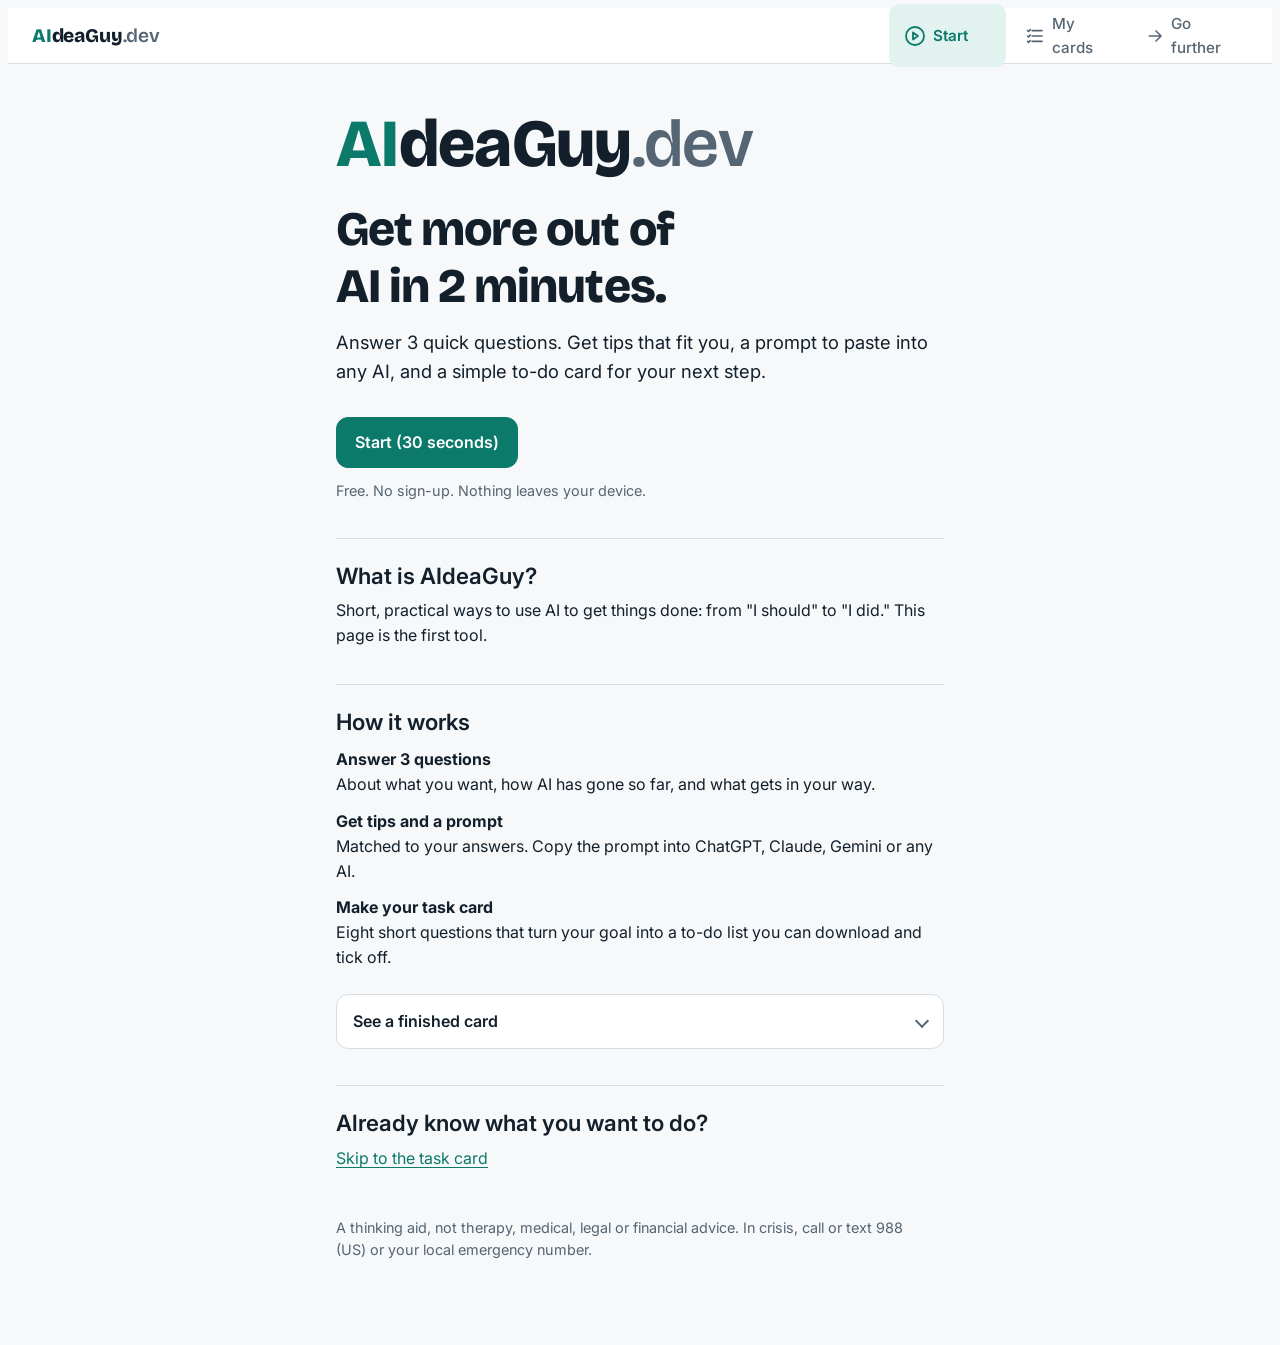
<file: index.html>
<!doctype html>
<html lang="en"><head><meta charset="utf-8"><meta name="viewport" content="width=device-width,initial-scale=1,viewport-fit=cover">
<title>AIdeaGuy</title>
<meta name="description" content="Answer three quick questions and get a plan for getting more from AI, plus a task card you can download as your to-do list. Free, no sign-up.">
<meta name="theme-color" content="#0b7a6b">
<meta property="og:title" content="AIdeaGuy: get more from AI"><meta property="og:description" content="Three quick questions, then a plan and a task card you can download. Free, no sign-up."><meta property="og:type" content="website">
<link rel="icon" href="data:image/svg+xml,%3Csvg xmlns=%27http://www.w3.org/2000/svg%27 viewBox=%270 0 32 32%27%3E%3Crect width=%2732%27 height=%2732%27 rx=%277%27 fill=%27%230b7a6b%27/%3E%3Cpath d=%27M9 17l5 5 9-11%27 stroke=%27white%27 stroke-width=%274%27 fill=%27none%27/%3E%3C/svg%3E">
<link rel="preconnect" href="https://fonts.googleapis.com">
<link rel="stylesheet" href="https://fonts.googleapis.com/css2?family=Bricolage+Grotesque:opsz,wght@12..96,700;12..96,800&family=Inter:wght@400;500;600&display=swap">
<style>
/* Layout: phone first. Sticky top bar, one task per screen, bottom tab bar on phones that moves to the top bar from 720px.
   Accent only on the main action and the current tab. One family (Inter) for the tool; Bricolage only for the landing headline. */
:root{
  --bg:#f6f8fa; --surface:#ffffff; --fg:#13202b; --mut:#566573; --line:#d5dde5; --field:#ffffff;
  --accent:#0b7a6b; --accent-fg:#ffffff; --accent-soft:#e1f2ef; --note:#fbefd9;
  --f-head:"Bricolage Grotesque","Inter","Segoe UI",system-ui,sans-serif;
  --f-body:"Inter","Segoe UI",system-ui,sans-serif;
  --bar-h:56px;
}
@media (prefers-color-scheme:dark){:root:not([data-theme="light"]){
  --bg:#0e161d; --surface:#16212b; --fg:#e8eef3; --mut:#9aabb9; --line:#2a3b4c; --field:#0e161d;
  --accent:#4fd1bd; --accent-fg:#06201b; --accent-soft:#12302c; --note:#33260f; color-scheme:dark}}
:root[data-theme="dark"]{
  --bg:#0e161d; --surface:#16212b; --fg:#e8eef3; --mut:#9aabb9; --line:#2a3b4c; --field:#0e161d;
  --accent:#4fd1bd; --accent-fg:#06201b; --accent-soft:#12302c; --note:#33260f; color-scheme:dark}
*{box-sizing:border-box}
body{background:var(--bg);color:var(--fg);font:1rem/1.55 var(--f-body);-webkit-text-size-adjust:100%}
::selection{background:var(--accent);color:var(--accent-fg)}
button,input,textarea{font:inherit;color:inherit}
button{cursor:pointer}
:focus-visible{outline:3px solid var(--accent);outline-offset:2px;border-radius:6px}
a{color:var(--accent);text-underline-offset:3px}
h1,h2,h3{margin:0;line-height:1.2;text-wrap:balance}
h1{font-family:var(--f-head);font-weight:800;font-size:clamp(2rem,9vw,3rem);letter-spacing:-.02em}
h2{font-size:1.4rem;font-weight:600}
h3{font-size:1.05rem;font-weight:600}
p{margin:0 0 .75rem;max-width:65ch}
.mut{color:var(--mut)}
.small{font-size:.9rem}

/* top bar + nav */
.top{position:sticky;top:env(safe-area-inset-top,0px);z-index:20;background:var(--surface);border-bottom:1px solid var(--line);
  display:flex;align-items:center;gap:12px;justify-content:space-between;height:var(--bar-h);
  padding-left:max(16px,env(safe-area-inset-left,0px));padding-right:max(16px,env(safe-area-inset-right,0px))}
body::before{content:"";position:fixed;inset:0 0 auto;height:env(safe-area-inset-top,0px);background:var(--surface);z-index:30}
.brand{font:800 1.2rem var(--f-head);letter-spacing:-.01em;text-decoration:none;color:var(--fg)}
.priv{font-size:.8rem;color:var(--mut)}
nav.tabs{position:fixed;left:0;right:0;bottom:0;z-index:20;background:var(--surface);border-top:1px solid var(--line);display:flex;
  padding-bottom:env(safe-area-inset-bottom,0px);padding-left:env(safe-area-inset-left,0px);padding-right:env(safe-area-inset-right,0px)}
nav.tabs a{flex:1;display:flex;flex-direction:column;align-items:center;gap:2px;padding:8px 4px;min-height:56px;font-size:.78rem;font-weight:500;color:var(--mut);text-decoration:none}
nav.tabs a svg{width:24px;height:24px;stroke:currentColor;fill:none;stroke-width:1.8;stroke-linecap:round;stroke-linejoin:round}
nav.tabs a[aria-current="page"]{color:var(--accent);font-weight:600}
.wrap{max-width:640px;margin:0 auto;padding-top:24px;padding-bottom:calc(96px + env(safe-area-inset-bottom,0px));
  padding-left:max(16px,env(safe-area-inset-left,0px));padding-right:max(16px,env(safe-area-inset-right,0px))}
@media (min-width:720px){
  nav.tabs{position:static;border:0;background:none;padding:0;gap:4px}
  nav.tabs a{flex-direction:row;gap:6px;min-height:44px;padding:8px 14px;border-radius:10px;font-size:.95rem}
  nav.tabs a[aria-current="page"]{background:var(--accent-soft)}
  .top{padding-left:max(24px,env(safe-area-inset-left,0px));padding-right:max(24px,env(safe-area-inset-right,0px))}
  .priv{display:none}
  .wrap{padding-bottom:64px;padding-top:40px}
}

/* controls */
.btn,.ghost,.chip{min-height:48px;border-radius:12px;padding:12px 18px;border:1px solid var(--line);background:var(--surface);font-weight:500;transition:border-color .15s,background-color .15s}
.btn{background:var(--accent);border-color:var(--accent);color:var(--accent-fg);font-weight:600;width:100%}
.btn:hover{filter:brightness(1.06)}
.ghost{background:transparent;width:100%}
.ghost:hover,.chip:hover{border-color:var(--accent)}
.chip{text-align:left;width:100%}
.chip[aria-pressed="true"]{border-color:var(--accent);background:var(--accent-soft);font-weight:600}
.stack{display:grid;gap:10px;margin-top:16px}
.inline{display:flex;gap:8px;flex-wrap:wrap}
.inline .chip{width:auto;flex:1 1 auto;text-align:center}
@media (min-width:480px){.btn,.ghost{width:auto}}
.linkbtn{background:none;border:0;padding:8px 0;color:var(--accent);min-height:44px;text-decoration:underline;text-underline-offset:3px;text-align:left}
textarea,input[type=text],input[type=email]{width:100%;padding:12px;border-radius:12px;border:1px solid var(--line);background:var(--field);font-size:1rem;line-height:1.45;min-height:48px}
textarea{min-height:84px;resize:vertical}
textarea::placeholder,input::placeholder{color:var(--mut)}
label{display:block;font-weight:600;margin-bottom:4px}
.help{font-size:.9rem;color:var(--mut);margin-bottom:8px}
.bar{height:6px;border-radius:3px;background:var(--line);overflow:hidden;margin:6px 0 20px}
.bar i{display:block;height:100%;background:var(--accent);transition:width .2s ease-out}
.back{margin-top:12px}

/* content blocks (plain, not cards) */
.hero p.lede{font-size:1.15rem;margin-top:12px}
.hero .btn{margin-top:20px}
.steps{list-style:none;margin:12px 0 0;padding:0;display:grid;gap:12px}
.steps b{display:block}
.sect{margin-top:36px;padding-top:24px;border-top:1px solid var(--line)}
.note{background:var(--note);border-radius:10px;padding:12px 14px;margin:14px 0}
.soft{background:var(--accent-soft);border-radius:10px;padding:12px 14px;margin:14px 0}
.tips{list-style:none;margin:12px 0 0;padding:0;display:grid;gap:14px}
.tips li .t{display:block}
.rate{display:flex;gap:8px;margin-top:4px}
.rate button{min-height:44px;padding:6px 14px;border-radius:10px;border:1px solid var(--line);background:transparent;font-size:.88rem;color:var(--mut)}
.rate button[aria-pressed="true"]{border-color:var(--accent);background:var(--accent-soft);color:var(--fg);font-weight:600}
.plain{margin:10px 0 0;padding-left:1.2rem;display:grid;gap:8px}
pre.prompt{white-space:pre-wrap;overflow-wrap:anywhere;background:var(--surface);border:1px solid var(--line);border-radius:12px;padding:14px;font:.92rem/1.5 var(--f-body);margin:8px 0 0}
.vote{display:grid;gap:8px;margin:10px 0}
.vote div{background:var(--surface);border:1px solid var(--line);border-radius:12px;padding:10px 14px;overflow-wrap:anywhere}
.vote b{font-weight:600}
.slot{margin-top:20px}
.slot form{display:grid;gap:10px}
.follow{margin-top:28px}
.follow a{margin-right:16px}

/* card form */
details.f{border:1px solid var(--line);border-radius:12px;background:var(--surface);margin:10px 0}
details.f>summary{list-style:none;cursor:pointer;padding:14px 16px;min-height:52px;display:flex;justify-content:space-between;gap:12px;align-items:center;font-weight:600}
details.f>summary::-webkit-details-marker{display:none}
details.f>summary::after{content:"";width:8px;height:8px;border-right:2px solid var(--mut);border-bottom:2px solid var(--mut);transform:rotate(45deg);flex:none;transition:transform .15s}
details.f[open]>summary::after{transform:rotate(-135deg)}
details.f .body{padding:0 16px 16px}
.tagc{font-size:.78rem;font-weight:500;color:var(--mut);margin-left:6px}
.tagc.must{color:var(--accent);font-weight:600}
.cnt{font-size:.9rem;color:var(--mut);margin:4px 0 10px}
.err{color:#b3261e;font-size:.92rem;margin-top:8px}
@media (prefers-color-scheme:dark){:root:not([data-theme="light"]) .err{color:#ff9a8f}}
:root[data-theme="dark"] .err{color:#ff9a8f}

/* checklist + cards */
.todo{list-style:none;margin:10px 0;padding:0;display:grid;gap:8px}
.todo label{display:flex;gap:12px;align-items:flex-start;font-weight:400;margin:0;padding:12px;border:1px solid var(--line);border-radius:12px;background:var(--surface);min-height:48px;cursor:pointer}
.todo input{width:22px;height:22px;flex:none;margin-top:1px;accent-color:var(--accent)}
.todo input:checked+span{color:var(--mut);text-decoration:line-through}
.cardbox{border:1px solid var(--line);border-radius:12px;background:var(--surface);margin:12px 0}
.cardbox .row{padding:12px 14px;border-top:1px solid var(--line);overflow-wrap:anywhere;white-space:pre-wrap}
.cardbox .row:first-child{border-top:0}
.cardbox b{display:block;font-size:.85rem;color:var(--mut);font-weight:600}
.stats{display:flex;gap:24px;margin:8px 0 16px}
.stats b{display:block;font:700 1.6rem var(--f-head);font-variant-numeric:tabular-nums}
.empty{padding:20px;border:1px dashed var(--line);border-radius:12px}
@media (prefers-reduced-motion:reduce){*{transition:none!important}}
</style>
<link rel="stylesheet" href="wm.css">
</head><body>

<header class="top">
  <a class="brand" href="#start" aria-label="AIdeaGuy home"><span class="wm" aria-hidden="true"><span class="a">A</span><span class="i">I</span><span class="dea">dea</span><span class="guy">Guy</span><span class="dev">.dev</span></span></a>
  <span class="priv">Free · stays on your device</span>
  <nav class="tabs" aria-label="Main">
    <a href="#start" id="n-start"><svg viewBox="0 0 24 24" aria-hidden="true"><circle cx="12" cy="12" r="9"/><path d="M10 8.5l5 3.5-5 3.5z"/></svg>Start</a>
    <a href="#cards" id="n-cards"><svg viewBox="0 0 24 24" aria-hidden="true"><path d="M9 6h11M9 12h11M9 18h11"/><path d="M4 6l1 1 2-2M4 12l1 1 2-2M4 18l1 1 2-2"/></svg>My cards</a>
    <a href="#more" id="n-more"><svg viewBox="0 0 24 24" aria-hidden="true"><path d="M5 12h14M13 6l6 6-6 6"/></svg>Go further</a>
  </nav>
</header>
<main class="wrap" id="app" aria-live="polite"></main>

<script src="wm.js"></script>
<script>
(function(){
  var KEY="aideaguy.v2", app=document.getElementById("app"), blocked=false;
  /* Optional config, read from links.json beside this page: {"tiktok":"https://...","linkedin":"https://...","leadEndpoint":"https://..."}.
     Empty values show nothing. When a value is filled in, the matching footer link or email box appears with no code change. */
  var CFG={tiktok:"",linkedin:"",leadEndpoint:""}, pending=[];
  function load(){try{var s=JSON.parse(localStorage.getItem(KEY)||"null");if(s&&Array.isArray(s.cards)){s.tips=s.tips||{};return s}}catch(e){}return{cards:[],tips:{}}}
  var store=load();
  function save(){try{localStorage.setItem(KEY,JSON.stringify(store))}catch(e){blocked=true}}
  function h(tag,at){var el=document.createElement(tag);at=at||{};for(var k in at){if(k==="class")el.className=at[k];else if(k==="text")el.textContent=at[k];else if(k.slice(0,2)==="on")el.addEventListener(k.slice(2),at[k]);else el.setAttribute(k,at[k])}
    for(var i=2;i<arguments.length;i++){var c=arguments[i];if(c==null)continue;el.appendChild(typeof c==="string"?document.createTextNode(c):c)}return el}
  function clear(n){while(n.firstChild)n.removeChild(n.firstChild)}
  function top(){window.scrollTo(0,0)}
  function isHttps(u){return typeof u==="string"&&/^https:\/\//.test(u)}

  /* ---------- optional: email box and follow links ---------- */
  function fillLead(d,src){
    clear(d);
    var f=h("form",{novalidate:"novalidate"});
    var inp=h("input",{type:"email",id:"lead-"+src,"aria-label":"Your email",placeholder:"you@example.com",autocomplete:"email",required:"required"});
    var msg=h("p",{class:"small mut","aria-live":"polite",text:"Only your email is sent. Your cards stay on your device. Unsubscribe any time."});
    var go=h("button",{class:"ghost",type:"submit",text:"Email me new tips"});
    f.appendChild(h("h3",{text:"Want a new tip now and then?"}));f.appendChild(inp);f.appendChild(go);f.appendChild(msg);
    f.addEventListener("submit",function(e){e.preventDefault();
      if(!inp.validity.valid||!inp.value.trim()){msg.textContent="Enter an email like you@example.com.";inp.focus();return}
      go.disabled=true;go.textContent="Sending...";
      fetch(CFG.leadEndpoint,{method:"POST",headers:{"Content-Type":"application/json",Accept:"application/json"},body:JSON.stringify({email:inp.value.trim(),source:src,site:"aideaguy"})})
        .then(function(r){if(!r.ok)throw 0;f.innerHTML="";f.appendChild(h("p",{text:"Thanks. You're on the list."}))})
        .catch(function(){go.disabled=false;go.textContent="Email me new tips";msg.textContent="That didn't go through. Check your connection and try again."})});
    d.appendChild(f)}
  function leadSlot(src){var d=h("div",{class:"slot"});if(isHttps(CFG.leadEndpoint))fillLead(d,src);else pending.push([d,src]);return d}
  function followEl(){var tt=isHttps(CFG.tiktok),li=isHttps(CFG.linkedin);if(!tt&&!li)return null;
    var p=h("p",{class:"follow"},"Follow for more tips: ");
    if(tt)p.appendChild(h("a",{href:CFG.tiktok,target:"_blank",rel:"noopener",text:"TikTok"}));
    if(li)p.appendChild(h("a",{href:CFG.linkedin,target:"_blank",rel:"noopener",text:"LinkedIn"}));return p}
  var followSlots=[];
  function followSlot(){var d=h("div");var e=followEl();if(e)d.appendChild(e);else followSlots.push(d);return d}
  try{fetch("links.json",{cache:"no-store"}).then(function(r){return r.ok?r.json():null}).then(function(j){
    if(!j)return;CFG.tiktok=j.tiktok||"";CFG.linkedin=j.linkedin||"";CFG.leadEndpoint=j.leadEndpoint||"";
    pending.forEach(function(p){if(isHttps(CFG.leadEndpoint)&&document.body.contains(p[0]))fillLead(p[0],p[1])});
    followSlots.forEach(function(d){var e=followEl();if(e&&document.body.contains(d))d.appendChild(e)})}).catch(function(){})}catch(e){}

  /* ---------- quick questions (3) ---------- */
  var Q=[
    {k:"goal",ask:"What do you want AI to help you with?",opts:[["work","Get something done (work or school)"],["learn","Learn something"],["make","Make or write something"],["earn","Earn or grow (business, channel, side income)"],["decide","Make a decision"]]},
    {k:"exp",ask:"How has AI gone for you so far?",opts:[["new","I have barely tried it"],["meh","I tried it and the answers felt generic"],["often","I use it often and want more from it"]]},
    {k:"snag",ask:"What gets in your way most?",opts:[["ask","I don't know what to ask"],["generic","Answers are generic or off"],["trust","I'm not sure I can trust the answers"],["finish","I start things but don't finish them"]]}
  ];
  /* Tip pools. Each tip has an id so the page can remember what you found useful (on this device only). */
  var TIPS={
    ask:[["a1","Start with the result you want and who it is for, not a question."],["a2","Tell the AI to ask you up to 3 questions before it answers."],["a3","Paste something real (an email, a list, a draft) instead of describing it."],["a4","Say what you already tried. It stops the AI repeating the obvious."],["a5","Ask: \"What would you need to know from me to do this well?\""],["a6","Start small: ask for an outline first, then fill it in one part at a time."]],
    generic:[["g1","Give context: who you are, what you tried, and what a good answer looks like."],["g2","Ask for 2 options with the tradeoffs, not one answer."],["g3","Say what to avoid. \"No jargon, under 150 words\" changes a lot."],["g4","Paste an example of what you like and say \"more like this.\""],["g5","Give it a role and an audience: \"Explain this to a busy manager.\""],["g6","If the first answer is off, say what is off and ask again. Treat it as a conversation."]],
    trust:[["t1","Ask it to list what it is unsure about and what you should check yourself."],["t2","Check one claim against a source you trust before you act on it."],["t3","For money, health or legal choices, use AI to prepare your questions, then ask a professional."],["t4","Ask: \"What would make this answer wrong?\""],["t5","Ask the same question to a second AI and compare. Disagreement shows where to look."],["t6","Be most careful with numbers, dates, names and quotes. Those are where AI slips."]],
    finish:[["f1","Ask for the smallest next step you can do in 10 minutes."],["f2","Pick a time to start, then come back and write what happened."],["f3","Work on one goal at a time. Park the rest in a list."],["f4","Tell the AI your deadline and ask it to work backward from it."],["f5","Ask what the very first thing is and do only that. Then ask again."],["f6","Write down how you will know you are done before you start."]]
  };
  var GOALT={
    work:[["w1","Paste the real task and the deadline. Ask what to do first."],["w2","Ask it to turn a messy brain-dump into a short priority list."],["w3","Have it draft the first version of the email or doc, then you edit."]],
    learn:[["l1","Ask it to quiz you instead of only explaining. You remember what you answer."],["l2","Ask for a 3-step learning path with one small project at each step."],["l3","Explain the idea back in your own words and ask it to find the gaps."]],
    make:[["m1","Show it an example you like and ask for a rough first draft you can edit."],["m2","Ask for 5 different angles before you pick one to develop."],["m3","Edit hard. Tell it what to cut and what to keep, then ask for a second draft."]],
    earn:[["e1","Ask for the cheapest way to test the idea this week, before building anything."],["e2","Ask who would pay for this and what they pay for now. Check that with a real person."],["e3","Treat any income promise, from AI or from anyone, as unproven until you see real results."]],
    decide:[["d1","Ask for the strongest argument against your favorite option."],["d2","List what you would regret in a year if you chose each option."],["d3","Ask what information would change your mind, then go and get it."]]
  };
  var EXP={new:"You don't need special wording. Plain sentences work, and you can say \"I'm new to this, explain simply.\"",meh:"Generic answers usually come from generic questions. Adding context usually fixes most of it.",often:"Save the prompts that worked and reuse them. A short list of your own beats starting fresh each time."};
  var GOALTXT={work:"Get something done for work or school",learn:"Learn something I care about",make:"Make or write something",earn:"Earn or grow something (business, channel, side income)",decide:"Make a decision I've been stuck on"};
  function ts(id){return store.tips[id]||(store.tips[id]={seen:0,rate:""})}
  function pick(pool,n){var c=pool.filter(function(t){return ts(t[0]).rate!=="down"});
    c.sort(function(a,b){var A=ts(a[0]),B=ts(b[0]);return(A.seen*2-(A.rate==="up"?1:0))-(B.seen*2-(B.rate==="up"?1:0))});return c.slice(0,n)}

  var run={mode:"home",qi:0,qz:{},f:{},tipList:null};
  function resetRun(){run={mode:"home",qi:0,qz:{},f:{},tipList:null}}

  /* ---------- a finished example (used on home and in the form) ---------- */
  var EX={goal:"Send my resume to 5 companies I like this week.",why:"I need a better job before my lease renews.",done:"5 applications sent and 5 confirmation emails in my inbox.",fence:"No paid job boards. At most 1 hour a day.",decides:"Me",known:"3 of the 5 are hiring.",guess:"That they reply within a week.",step:"Open my resume and list 5 companies.",when:"Today",size:"About an hour"};
  function exampleEl(){
    var d=h("div");
    var rows=[["1. Goal",EX.goal],["2. Why",EX.why],["3. Done when",EX.done],["4. Fence",EX.fence],["5. Who decides",EX.decides],["6. Known / guessing","Known: "+EX.known+"\nGuessing: "+EX.guess],["7. First step",EX.step+" ("+EX.when+", "+EX.size.toLowerCase()+")"],["8. Report back","Result, evidence, what I could not check, next step"]];
    var box=h("div",{class:"cardbox"});rows.forEach(function(r){box.appendChild(h("div",{class:"row"},h("b",{text:r[0]}),r[1]))});d.appendChild(box);
    d.appendChild(h("p",{class:"mut",style:"margin-top:12px",text:"The card turns into this to-do list:"}));
    var ul=h("ul",{class:"todo"});["First step (Today): "+EX.step,"Finish line: "+EX.done,"Stay inside the fence: "+EX.fence,"Check this guess: "+EX.guess,"Report back: result, evidence, what I could not check, next step"].forEach(function(t){
      var cb=h("input",{type:"checkbox",disabled:"disabled","aria-hidden":"true"});ul.appendChild(h("li",{},h("label",{style:"cursor:default"},cb,h("span",{text:t}))))});
    d.appendChild(ul);return d}

  /* ---------- views ---------- */
  function vHome(){
    clear(app);
    var big=h("span",{class:"wm big","aria-hidden":"true"});
    [["a","A"],["i","I"],["dea","dea"],["guy","Guy"],["dev",".dev"]].forEach(function(x){big.appendChild(h("span",{class:x[0],text:x[1]}))});
    app.appendChild(h("section",{class:"hero"},
      big,h("h1",{text:"Get more out of AI in 2 minutes."}),
      h("p",{class:"lede",text:"Answer 3 quick questions. Get tips that fit you, a prompt to paste into any AI, and a simple to-do card for your next step."}),
      h("button",{class:"btn",type:"button",text:"Start (30 seconds)",onclick:function(){run.mode="quiz";run.qi=0;route()}}),
      h("p",{class:"small mut",style:"margin-top:12px",text:"Free. No sign-up. Nothing leaves your device."})));
    app.appendChild(h("section",{class:"sect"},h("h2",{text:"What is AIdeaGuy?"}),
      h("p",{style:"margin-top:8px",text:"Short, practical ways to use AI to get things done: from \"I should\" to \"I did.\" This page is the first tool."})));
    app.appendChild(h("section",{class:"sect"},h("h2",{text:"How it works"}),
      h("ol",{class:"steps"},
        h("li",{},h("b",{text:"Answer 3 questions"}),"About what you want, how AI has gone so far, and what gets in your way."),
        h("li",{},h("b",{text:"Get tips and a prompt"}),"Matched to your answers. Copy the prompt into ChatGPT, Claude, Gemini or any AI."),
        h("li",{},h("b",{text:"Make your task card"}),"Eight short questions that turn your goal into a to-do list you can download and tick off."))));
    var ex=h("details",{class:"f",style:"margin-top:24px"});ex.appendChild(h("summary",{},h("span",{text:"See a finished card"})));ex.appendChild(h("div",{class:"body"},exampleEl()));app.appendChild(ex);window.initWm&&window.initWm();
    app.appendChild(h("section",{class:"sect"},h("h2",{text:"Already know what you want to do?"}),
      h("button",{class:"linkbtn",type:"button",text:"Skip to the task card",onclick:function(){run.mode="form";route()}})));
    app.appendChild(followSlot());
    app.appendChild(h("p",{class:"small mut",style:"margin-top:36px",text:"A thinking aid, not therapy, medical, legal or financial advice. In crisis, call or text 988 (US) or your local emergency number."}));
  }

  function vQuiz(){
    clear(app);var q=Q[run.qi];
    app.appendChild(h("p",{class:"small mut",text:"Question "+(run.qi+1)+" of "+Q.length}));
    app.appendChild(h("div",{class:"bar","aria-hidden":"true"},h("i",{style:"width:"+Math.round((run.qi)/Q.length*100+8)+"%"})));
    app.appendChild(h("h2",{text:q.ask}));
    var box=h("div",{class:"stack"});
    q.opts.forEach(function(o){box.appendChild(h("button",{class:"chip",type:"button",text:o[1],"aria-pressed":String(run.qz[q.k]===o[0]),onclick:function(){
      run.qz[q.k]=o[0];if(run.qi<Q.length-1){run.qi++}else{run.mode="plan";run.tipList=null}route()}}))});
    app.appendChild(box);
    app.appendChild(h("button",{class:"linkbtn back",type:"button",text:"Back",onclick:function(){if(run.qi>0)run.qi--;else run.mode="home";route()}}));
  }

  function promptText(){
    return "I want help with: [describe it in one line].\n\nBefore you answer, ask me up to 3 short questions.\nThen give me:\n1. The first step I can do in 10 minutes.\n2. One way this could go wrong.\n3. What you are unsure about, so I know what to check myself.";
  }
  function copyBtn(label,getText,cls){var b=h("button",{class:cls||"ghost",type:"button",text:label});
    b.addEventListener("click",function(){var t=getText();var ok=function(){b.textContent="Copied"};
      var fb=function(){var ta=h("textarea",{"aria-hidden":"true",style:"position:fixed;opacity:0;left:-9999px"});ta.value=t;document.body.appendChild(ta);ta.select();try{document.execCommand("copy");ok()}catch(e){b.textContent="Press and hold to copy"}document.body.removeChild(ta)};
      if(navigator.clipboard&&navigator.clipboard.writeText)navigator.clipboard.writeText(t).then(ok,fb);else fb()});return b}

  function vPlan(){
    clear(app);var z=run.qz;
    if(!run.tipList){run.tipList=pick(TIPS[z.snag],3).concat(pick(GOALT[z.goal],1));run.tipList.forEach(function(t){ts(t[0]).seen++});save()}
    app.appendChild(h("h2",{text:"Here is what to try"}));
    var ul=h("ul",{class:"tips"});
    run.tipList.forEach(function(t){
      var st=ts(t[0]);var up=h("button",{type:"button",text:"Useful","aria-pressed":String(st.rate==="up")});var dn=h("button",{type:"button",text:"Not for me","aria-pressed":String(st.rate==="down")});
      function setR(r){st.rate=st.rate===r?"":r;up.setAttribute("aria-pressed",String(st.rate==="up"));dn.setAttribute("aria-pressed",String(st.rate==="down"));save();note.textContent=st.rate==="down"?"Got it. We'll show different tips next time.":st.rate==="up"?"Noted. We'll keep tips like this.":""}
      up.addEventListener("click",function(){setR("up")});dn.addEventListener("click",function(){setR("down")});
      var note=h("span",{class:"small mut","aria-live":"polite"});
      ul.appendChild(h("li",{},h("span",{class:"t",text:t[1]}),h("div",{class:"rate"},up,dn,note)))});
    app.appendChild(ul);
    app.appendChild(h("p",{class:"small mut",style:"margin-top:12px",text:"Tips you haven't seen come first, and tips you mark \"Not for me\" stay hidden. This is kept on your device only."}));
    app.appendChild(h("p",{class:"mut",style:"margin-top:12px",text:EXP[z.exp]}));
    app.appendChild(h("section",{class:"sect"},h("h3",{text:"Paste this into any AI"}),
      h("pre",{class:"prompt",text:promptText()}),
      h("div",{class:"stack"},copyBtn("Copy prompt",promptText))));
    app.appendChild(h("section",{class:"sect"},h("h3",{text:"Want it as a to-do list?"}),
      h("p",{class:"mut",text:"Turn your goal into a task card in about a minute. You can download it and tick things off."}),
      h("div",{class:"stack"},h("button",{class:"btn",type:"button",text:"Make my to-do card",onclick:function(){if(!run.f.goal)run.f.goal=GOALTXT[z.goal]||"";run.mode="form";route()}}))));
    app.appendChild(leadSlot("plan"));
    app.appendChild(h("button",{class:"linkbtn back",type:"button",text:"Change my answers",onclick:function(){run.mode="quiz";run.qi=0;route()}}));
  }

  /* ---------- the eight-field card ---------- */
  var F=[
    {n:1,k:"goal",must:1,label:"What is the goal?",help:"The result you want, and who it is for. One sentence.",ex:EX.goal},
    {n:2,k:"why",label:"Why does it matter?",help:"What this serves, or what happens if you skip it.",ex:EX.why},
    {n:3,k:"done",must:1,label:"How will you know it is done?",help:"Something you or a stranger could check: a number, something you can see, or a person saying yes.",ex:EX.done},
    {n:4,k:"fence",label:"What will you NOT do or spend?",help:"A limit on time, money or scope. It protects you.",ex:EX.fence},
    {n:5,k:"decides",type:"chips",label:"Who decides if it is good enough?",opts:["Me","Me and one other person","Someone else"]},
    {n:6,k:"known",label:"What do you know, and what are you guessing?",type:"two",help:"Naming a guess tells you what to check first."},
    {n:7,k:"step",must:1,label:"What is the first step, and when?",help:"Something you can do in 10 minutes or less. A physical action: open, call, write, look up, ask.",ex:EX.step,type:"step"},
    {n:8,k:"report",label:"How will you report back?",type:"fixed"}
  ];
  var REPORT="Result: DONE, PARTIAL, NOT CHECKED or BLOCKED.\nEvidence: what you did or saw.\nCould not check: say so plainly. That counts as a good answer.\nNext: the one thing that moves it forward.";

  function vForm(){
    clear(app);var f=run.f;
    app.appendChild(h("h2",{text:"Your task card"}));
    app.appendChild(h("p",{class:"mut",style:"margin-top:6px",text:"Fill the three marked Start here. The rest make it stronger and are optional."}));
    var exd=h("details",{class:"f"});exd.appendChild(h("summary",{},h("span",{text:"See a finished example"})));exd.appendChild(h("div",{class:"body"},exampleEl()));app.appendChild(exd);
    var cnt=h("p",{class:"cnt","aria-live":"polite",style:"margin-top:14px"});app.appendChild(cnt);
    function essentials(){var n=0;["goal","done","step"].forEach(function(k){if((f[k]||"").trim())n++});return n}
    function upd(){cnt.textContent=essentials()+" of 3 essentials done"}
    F.forEach(function(d){
      var det=h("details",{class:"f"});if(d.must)det.setAttribute("open","");
      det.appendChild(h("summary",{},h("span",{},d.n+". "+d.label,h("span",{class:"tagc"+(d.must?" must":""),text:d.must?"Start here":"optional"}))));
      var body=h("div",{class:"body"});
      if(d.help)body.appendChild(h("div",{class:"help",text:d.help}));
      var id="fld-"+d.k;
      if(d.type==="chips"){
        var row=h("div",{class:"inline"});d.opts.forEach(function(o){var b=h("button",{class:"chip",type:"button",text:o,"aria-pressed":String(f[d.k]===o),onclick:function(){f[d.k]=o;Array.prototype.forEach.call(row.children,function(x){x.setAttribute("aria-pressed","false")});b.setAttribute("aria-pressed","true")}});row.appendChild(b)});body.appendChild(row);
      }else if(d.type==="fixed"){
        body.appendChild(h("pre",{class:"prompt",text:REPORT}));
      }else if(d.type==="two"){
        var a=h("textarea",{id:id+"-k","aria-label":"What I have checked",placeholder:"What I have checked",style:"min-height:64px"});a.value=f.known||"";a.addEventListener("input",function(){f.known=a.value});
        var b2=h("textarea",{id:id+"-g","aria-label":"What I am guessing",placeholder:"What I am guessing",style:"min-height:64px;margin-top:8px"});b2.value=f.guess||"";b2.addEventListener("input",function(){f.guess=b2.value});
        body.appendChild(a);body.appendChild(b2);
      }else{
        var ta=h("textarea",{id:id,"aria-label":d.label,placeholder:d.ex?"Example: "+d.ex:""});ta.value=f[d.k]||"";ta.addEventListener("input",function(){f[d.k]=ta.value;upd()});
        body.appendChild(ta);
        if(d.ex)body.appendChild(h("button",{class:"linkbtn",type:"button",text:"Use the example",onclick:function(){ta.value=d.ex;f[d.k]=d.ex;upd();ta.focus()}}));
        if(d.type==="step"){
          body.appendChild(h("label",{style:"margin-top:8px",text:"When will you start?"}));
          var w=h("div",{class:"inline"});["Today","Tomorrow","This week"].forEach(function(o){var c=h("button",{class:"chip",type:"button",text:o,"aria-pressed":String(f.when===o),onclick:function(){f.when=o;Array.prototype.forEach.call(w.children,function(x){x.setAttribute("aria-pressed","false")});c.setAttribute("aria-pressed","true")}});w.appendChild(c)});body.appendChild(w);
          body.appendChild(h("label",{style:"margin-top:12px",text:"How big is the whole thing?"}));
          var s=h("div",{class:"inline"});["Under 10 min","About an hour","A few hours","Days or more"].forEach(function(o){var c=h("button",{class:"chip",type:"button",text:o,"aria-pressed":String(f.size===o),onclick:function(){f.size=o;Array.prototype.forEach.call(s.children,function(x){x.setAttribute("aria-pressed","false")});c.setAttribute("aria-pressed","true")}});s.appendChild(c)});body.appendChild(s);
        }
      }
      det.appendChild(body);app.appendChild(det);
    });
    upd();
    var err=h("div",{class:"err",role:"alert"});app.appendChild(err);
    app.appendChild(h("div",{class:"stack"},
      h("button",{class:"btn",type:"button",text:"Make my to-do list",onclick:function(){
        var miss=[];if(!(f.goal||"").trim())miss.push("the goal (1)");if(!(f.done||"").trim())miss.push("how you will know it is done (3)");if(!(f.step||"").trim())miss.push("the first step (7)");
        if(miss.length){err.textContent="Add "+miss.join(", ")+" first. A few words is enough.";return}
        var rec={id:Date.now(),created:new Date().toISOString(),f:JSON.parse(JSON.stringify(f)),checks:{}};store.cards.push(rec);save();run.last=rec;run.mode="done";route()}}),
      h("button",{class:"ghost",type:"button",text:"Back",onclick:function(){run.mode=run.qz.goal?"plan":"home";route()}})));
  }

  /* ---------- the to-do list ---------- */
  function items(c){var f=c.f,L=[];
    L.push(["step","First step ("+(f.when||"when you choose")+"): "+f.step]);
    L.push(["done","Finish line: "+f.done]);
    if((f.fence||"").trim())L.push(["fence","Stay inside the fence: "+f.fence]);
    if(f.decides&&f.decides!=="Me")L.push(["decides","Agree who decides: "+f.decides]);
    if((f.guess||"").trim())L.push(["guess","Check this guess: "+f.guess]);
    L.push(["report","Report back: result, evidence, what I could not check, next step"]);
    return L}
  function asText(c){var f=c.f;
    var t="MY PLAN: "+f.goal+"\nMade at AIdeaGuy.dev on "+new Date(c.created).toLocaleDateString()+"\n\nTO DO\n";
    items(c).forEach(function(i){t+="- [ ] "+i[1]+"\n"});
    t+="\nTHE CARD\n1. Goal: "+f.goal+"\n2. Why: "+(f.why||"(not filled)")+"\n3. Done when: "+f.done+"\n4. Fence: "+(f.fence||"(none set)")+"\n5. Who decides: "+(f.decides||"Me")+"\n6. Known: "+(f.known||"(not filled)")+"\n   Guessing: "+(f.guess||"(not filled)")+"\n7. First step: "+f.step+" ("+(f.when||"no date")+"; size: "+(f.size||"not set")+")\n8. Report back: "+REPORT.replace(/\n/g," ")+"\n";
    return t}
  function download(name,text){try{var b=new Blob([text],{type:"text/plain;charset=utf-8"});var u=URL.createObjectURL(b);var a=h("a",{href:u,download:name});document.body.appendChild(a);a.click();document.body.removeChild(a);setTimeout(function(){URL.revokeObjectURL(u)},1500);return true}catch(e){return false}}
  function listEl(c,persist){var ul=h("ul",{class:"todo"});
    items(c).forEach(function(i){var cb=h("input",{type:"checkbox"});cb.checked=!!c.checks[i[0]];
      cb.addEventListener("change",function(){c.checks[i[0]]=cb.checked;save();if(persist)persist()});
      ul.appendChild(h("li",{},h("label",{},cb,h("span",{text:i[1]}))))});return ul}
  function vDone(){
    clear(app);var c=run.last;
    app.appendChild(h("h2",{text:"Your to-do list is ready"}));
    app.appendChild(h("p",{class:"mut",style:"margin-top:6px",text:"Goal: "+c.f.goal}));
    app.appendChild(listEl(c));
    var msg=h("p",{class:"small mut","aria-live":"polite"});
    app.appendChild(h("div",{class:"stack"},
      h("button",{class:"btn",type:"button",text:"Download my list",onclick:function(){var ok=download("my-task-card.txt",asText(c));msg.textContent=ok?"Download started. If nothing happened, use Copy instead.":"Your browser blocked the download. Use Copy instead."}}),
      copyBtn("Copy my list",function(){return asText(c)}),
      h("button",{class:"ghost",type:"button",text:"See it in My cards",onclick:function(){location.hash="#cards"}})));
    app.appendChild(msg);
    app.appendChild(h("div",{class:"soft",text:"Saved in this browser. Come back to My cards to tick things off. Downloading gives you a copy you can keep or send."}));
    if(blocked)app.appendChild(h("div",{class:"note",text:"This browser blocked saving, so the list will be lost when you close the page. Download or copy it now."}));
    app.appendChild(h("section",{class:"sect"},h("h3",{text:"One more habit worth having"}),
      h("p",{class:"mut",text:"AI can sound sure and be wrong. Here is a 2-minute way to check it before you act."}),
      h("div",{class:"stack"},h("a",{class:"ghost",style:"text-decoration:none;display:inline-flex;align-items:center;justify-content:center;color:var(--fg)",href:"#more",text:"Learn the check"}))));
    app.appendChild(leadSlot("done"));
    app.appendChild(h("button",{class:"linkbtn",type:"button",text:"Make another card",onclick:function(){resetRun();run.mode="home";route()}}));
  }

  function vCards(){
    clear(app);app.appendChild(h("h2",{text:"My cards"}));
    var cs=store.cards;
    if(!cs.length){app.appendChild(h("div",{class:"empty",style:"margin-top:12px"},h("p",{text:"No cards yet. Make one and your to-do list shows up here, where you can tick things off."}),h("div",{class:"stack"},h("button",{class:"btn",type:"button",text:"Start",onclick:function(){resetRun();location.hash="#start"}}))));return}
    var started=cs.filter(function(c){return c.checks.step}).length;
    var stats=h("div",{class:"stats"},h("div",{},h("b",{text:String(cs.length)}),"cards"),h("div",{},h("b",{text:String(started)}),"first steps done"));
    app.appendChild(stats);
    cs.slice().reverse().forEach(function(c){
      var box=h("section",{class:"sect"});box.appendChild(h("h3",{text:c.f.goal}));
      box.appendChild(h("p",{class:"small mut",text:new Date(c.created).toLocaleDateString()}));
      box.appendChild(listEl(c,function(){var n=store.cards.filter(function(x){return x.checks.step}).length;stats.children[1].firstChild.textContent=String(n)}));
      var m=h("p",{class:"small mut","aria-live":"polite"});
      box.appendChild(h("div",{class:"stack"},copyBtn("Copy list",function(){return asText(c)}),
        h("button",{class:"ghost",type:"button",text:"Download list",onclick:function(){m.textContent=download("my-task-card.txt",asText(c))?"Download started. If nothing happened, use Copy.":"Download blocked. Use Copy."}})));
      box.appendChild(m);app.appendChild(box)});
    var w=h("p",{class:"small mut",style:"margin-top:32px"},"Cards and tip ratings are saved only in this browser on this device. ");
    var wb=h("button",{class:"linkbtn",type:"button",text:"Delete my saved data"});
    wb.addEventListener("click",function(){if(wb.getAttribute("data-armed")!=="1"){wb.setAttribute("data-armed","1");wb.textContent="Tap again to delete everything. This cannot be undone.";return}
      store={cards:[],tips:{}};try{localStorage.removeItem(KEY)}catch(e){}vCards()});
    w.appendChild(wb);app.appendChild(w);
  }

  /* ---------- Go further: value first, then an optional next step ---------- */
  var CHECKPROMPT="List every factual claim in your last answer (numbers, dates, names, quotes).\nMark the 2 that matter most for my decision.\nFor each one, tell me how likely you are to be wrong and how I can check it myself.";
  function vMore(){
    clear(app);
    app.appendChild(h("h2",{text:"Check AI before you trust it"}));
    app.appendChild(h("p",{style:"margin-top:8px",text:"AI can sound sure and still be wrong. You don't need a tool to catch most of it. You need a habit."}));
    app.appendChild(h("h3",{style:"margin-top:20px",text:"The 2-minute habit"}));
    app.appendChild(h("ol",{class:"plain"},h("li",{text:"Ask the AI to list the claims it made."}),h("li",{text:"Pick the one or two that matter for your decision."}),h("li",{text:"Check them with a second AI or a source you trust."})));
    app.appendChild(h("pre",{class:"prompt",text:CHECKPROMPT}));
    app.appendChild(h("div",{class:"stack"},copyBtn("Copy this prompt",function(){return CHECKPROMPT})));

    app.appendChild(h("section",{class:"sect"},h("h3",{text:"What a real check looks like"}),
      h("p",{class:"mut",style:"margin-top:6px",text:"We sent a false claim to two different AI models and asked each one to judge it. This was recorded on 21 Nov 2026."}),
      h("div",{class:"vote"},
        h("div",{},h("b",{text:"Claim: "}),"\"The Eiffel Tower is located in Rome, Italy.\""),
        h("div",{},h("b",{text:"Model 1 (GPT-OSS): "}),"FALSE. \"Eiffel Tower is in Paris, France.\""),
        h("div",{},h("b",{text:"Model 2 (Qwen): "}),"FALSE. \"It is in Paris, France.\""),
        h("div",{},h("b",{text:"Result: "}),"flagged as false, in under half a second.")),
      h("p",{class:"mut",text:"Two models agreeing lowers the risk. It does not remove it: models can be wrong together, so check anything that really matters."})));

    app.appendChild(h("section",{class:"sect"},h("h3",{text:"Doing this by hand every time is slow"}),
      h("p",{style:"margin-top:6px",text:"A PAI (personal AI) is an AI assistant that is yours. It has its own ID and a trust score built from what it actually does, and it can run checks like the one above for you."}),
      h("p",{class:"mut",text:"It is optional. Nothing on this site needs one."})));

    app.appendChild(h("section",{class:"sect"},h("h3",{text:"What a PAI does today"}),
      h("ul",{class:"plain"},h("li",{text:"Gets an ID and a starting trust score that moves as it earns trust."}),h("li",{text:"Runs live checks like the one above, and shows you each model's answer."})),
      h("h3",{style:"margin-top:20px",text:"What it does not do yet"}),
      h("p",{style:"margin-top:6px",text:"Manage your email, calendar or money. Ask you about your rules and limits. Learn from your history. Please don't connect any of those. Nothing should act for you until you have set rules."})));

    app.appendChild(h("section",{class:"sect"},h("h3",{text:"Why you can look before you trust it"}),
      h("p",{style:"margin-top:6px",text:"The checker behind it is open source (Apache-2.0), free, and needs no account. It reports what it can confirm and what it cannot. It is not a guarantee that something is true."}),
      h("p",{class:"mut",text:"If you want to try it: you name your PAI, save an ID and key, and see a live check with each model's vote. It takes about a minute and opens TrustShell.dev in a new tab."}),
      h("div",{class:"stack"},h("a",{class:"ghost",style:"text-decoration:none;display:inline-flex;align-items:center;justify-content:center;color:var(--fg)",href:"https://www.trustshell.dev/create",target:"_blank",rel:"noopener",text:"Try a PAI (optional)"}))));

    /* Two ways on from here. Each link goes to the page that shows the thing named, not to a home page. */
    var LINKSTYLE="text-decoration:none;display:inline-flex;align-items:center;justify-content:center;color:var(--fg)";
    app.appendChild(h("section",{class:"sect"},h("h3",{text:"If you write code with AI agents"}),
      h("p",{style:"margin-top:6px",text:"TrustShell, the open-source checker mentioned above, covers one common case: an agent says the tests passed. It compares that claim with GitHub's own record of the run and answers supported, contradicted or not checked. It runs on your machine and needs no account."}),
      h("div",{class:"stack"},h("a",{class:"ghost",style:LINKSTYLE,href:"https://www.trustshell.dev/inspect",target:"_blank",rel:"noopener",text:"Try the check (5 minutes)"}))));
    app.appendChild(h("section",{class:"sect"},h("h3",{text:"Help work this out"}),
      h("p",{style:"margin-top:6px",text:"We are working on one question in the open: how should an AI agent earn trust? We think the answer is evidence you can check yourself, and we know we have not got it all right yet. But with every test, every fail and every win we are learning, and getting that much closer."}),
      h("p",{text:"We test our own work the hard way. We attack our own checker on a schedule. We ask AIs questions we already know the answers to. For anything that matters, an AI from the same family does not get to grade its own work. Each failure becomes a test."}),
      h("p",{text:"This is still a beta, and a series of experiments. Use it only if it helps you today. What we hope grows from it is a shared source of basic truth anyone can check, and a safe, ethical, democratized and benevolent AGI, governed by the people it is for."}),
      h("p",{text:"We mean everyone. That includes people who will never use an app like this: people with no smartphone, no account and no say in how it is built. Our goal, and the goal we want our agents to serve, is to help people help people. So we encourage charitable and giving work, by people and by their agents, so that the last, the lost and the least receive some benefit too."}),
      h("p",{},"That is a hope, not a promise. ",h("a",{href:"https://www.trustshell.dev/mission",target:"_blank",rel:"noopener",style:"color:var(--fg)",text:"Read our mission"}),"."),
      h("p",{class:"mut",text:"Builders, skeptics and everyday users are all welcome, and disagreement is useful."}),
      h("div",{class:"stack"},h("a",{class:"ghost",style:LINKSTYLE,href:"https://github.com/DealAppSeo/trust-commons",target:"_blank",rel:"noopener",text:"Join the conversation on GitHub"}))));
    app.appendChild(followSlot());
  }

  /* ---------- router ---------- */
  function route(){
    var v=(location.hash||"#start").slice(1);if(["start","cards","more"].indexOf(v)<0)v="start";
    ["start","cards","more"].forEach(function(k){var a=document.getElementById("n-"+k);if(k===v)a.setAttribute("aria-current","page");else a.removeAttribute("aria-current")});
    if(v==="start"){({home:vHome,quiz:vQuiz,plan:vPlan,form:vForm,done:vDone})[run.mode]()}
    else if(v==="cards")vCards();else vMore();
    top();
  }
  window.addEventListener("hashchange",function(){if((location.hash==="#start"||location.hash==="")&&run.mode==="done")run.mode="home";route()});
  document.getElementById("n-start").addEventListener("click",function(){if(location.hash==="#start"||!location.hash){resetRun();route()}});
  route();
})();
</script>
</body></html>
</file>
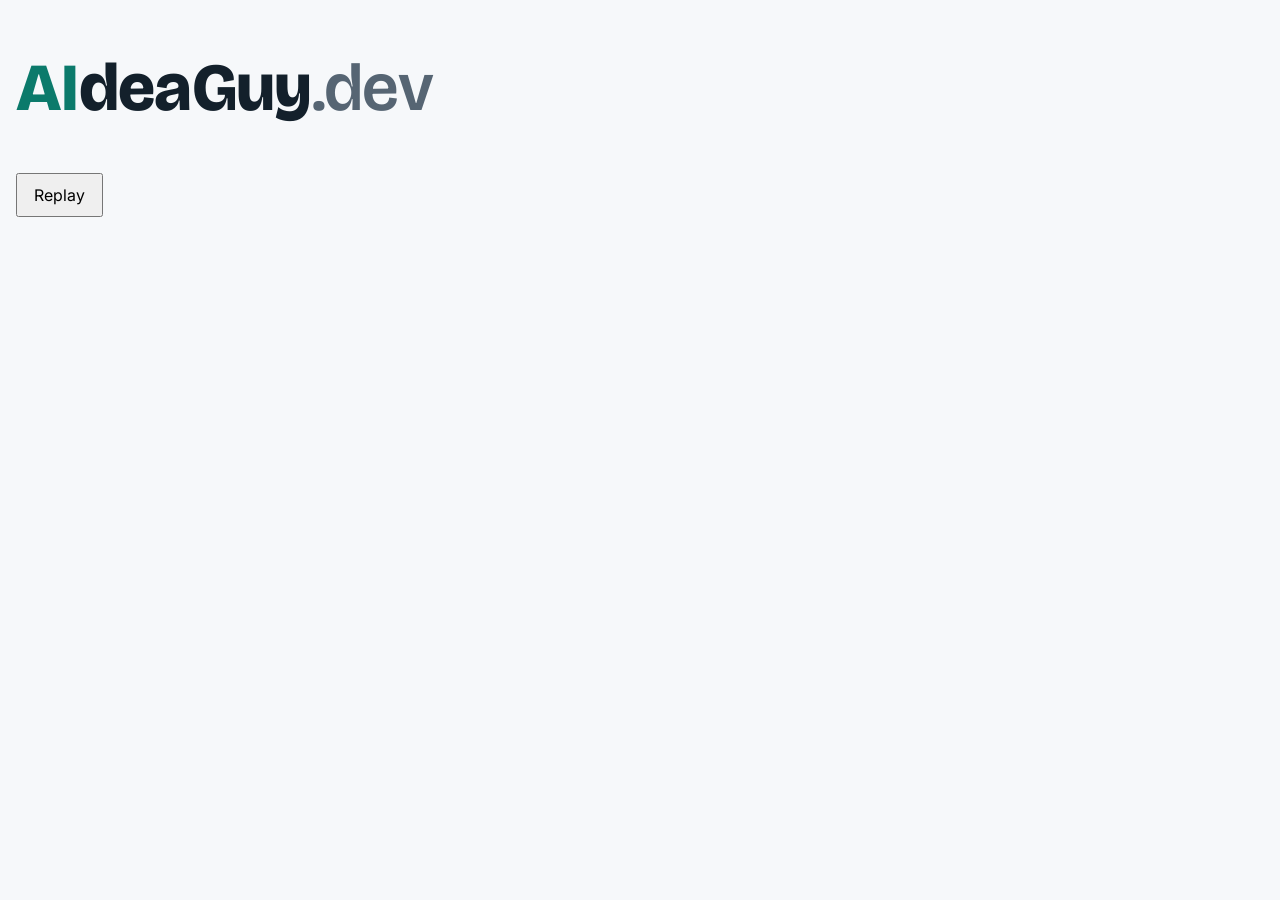
<file: wordmark.html>
<!doctype html><html lang="en"><head><meta charset="utf-8"><meta name="viewport" content="width=device-width,initial-scale=1">
<title>AIdeaGuy wordmark</title>
<link rel="stylesheet" href="https://fonts.googleapis.com/css2?family=Bricolage+Grotesque:opsz,wght@12..96,800&family=Inter:wght@400;500;600&display=swap">
<style>:root{--bg:#f6f8fa;--fg:#13202b;--mut:#566573;--accent:#0b7a6b;--f-head:"Bricolage Grotesque",system-ui,sans-serif;--f-body:"Inter",system-ui,sans-serif}
@media (prefers-color-scheme:dark){:root{--bg:#0e161d;--fg:#e8eef3;--mut:#9aabb9;--accent:#4fd1bd}}
body{background:var(--bg);margin:0;padding:48px 16px;font-family:var(--f-body);color:var(--fg)}button{font:inherit;padding:10px 16px;margin-top:28px;min-height:44px}</style>
<link rel="stylesheet" href="wm.css"></head><body>
<span class="wm big" aria-label="AIdeaGuy dot dev"><span class="a">A</span><span class="i">I</span><span class="dea">dea</span><span class="guy">Guy</span><span class="dev">.dev</span></span>
<div><button onclick="replayWm()">Replay</button></div>
<script src="wm.js"></script></body></html>
</file>
<file: wm.css>
/* AIdeaGuy wordmark: AI -> A mutes, "dea" arrives so I+dea reads "Idea" -> Guy -> .dev. Plays once; final state is static. */
.wm{font:800 1.2rem var(--f-head);letter-spacing:-.01em;color:var(--fg);white-space:nowrap;display:inline-block;position:relative}
.wm .a,.wm .i{color:var(--accent)}
.wm .dev{color:var(--mut);font-weight:600}
.wm .dea,.wm .guy,.wm .dev{opacity:0}
.wm.go .a{animation:wmA 1.7s 1.1s ease both}
.wm.go .dea{animation:wmIn .5s 1.2s ease both}
.wm.go .guy{animation:wmIn .5s 2.8s ease both}
.wm.go .dev{animation:wmIn .5s 3.4s ease both}
.wm.still .dea,.wm.still .guy,.wm.still .dev{opacity:1}
@keyframes wmA{0%{color:var(--accent);opacity:1}18%,78%{color:var(--mut);opacity:.35}100%{color:var(--accent);opacity:1}}
@keyframes wmIn{from{opacity:0;transform:translateY(.25em)}to{opacity:1;transform:none}}
.wm.big{font-size:clamp(2.4rem,12vw,4.2rem);margin-bottom:.25em}
@media (prefers-reduced-motion:reduce){.wm .dea,.wm .guy,.wm .dev{opacity:1;animation:none!important}.wm .a{animation:none!important}}
</file>
